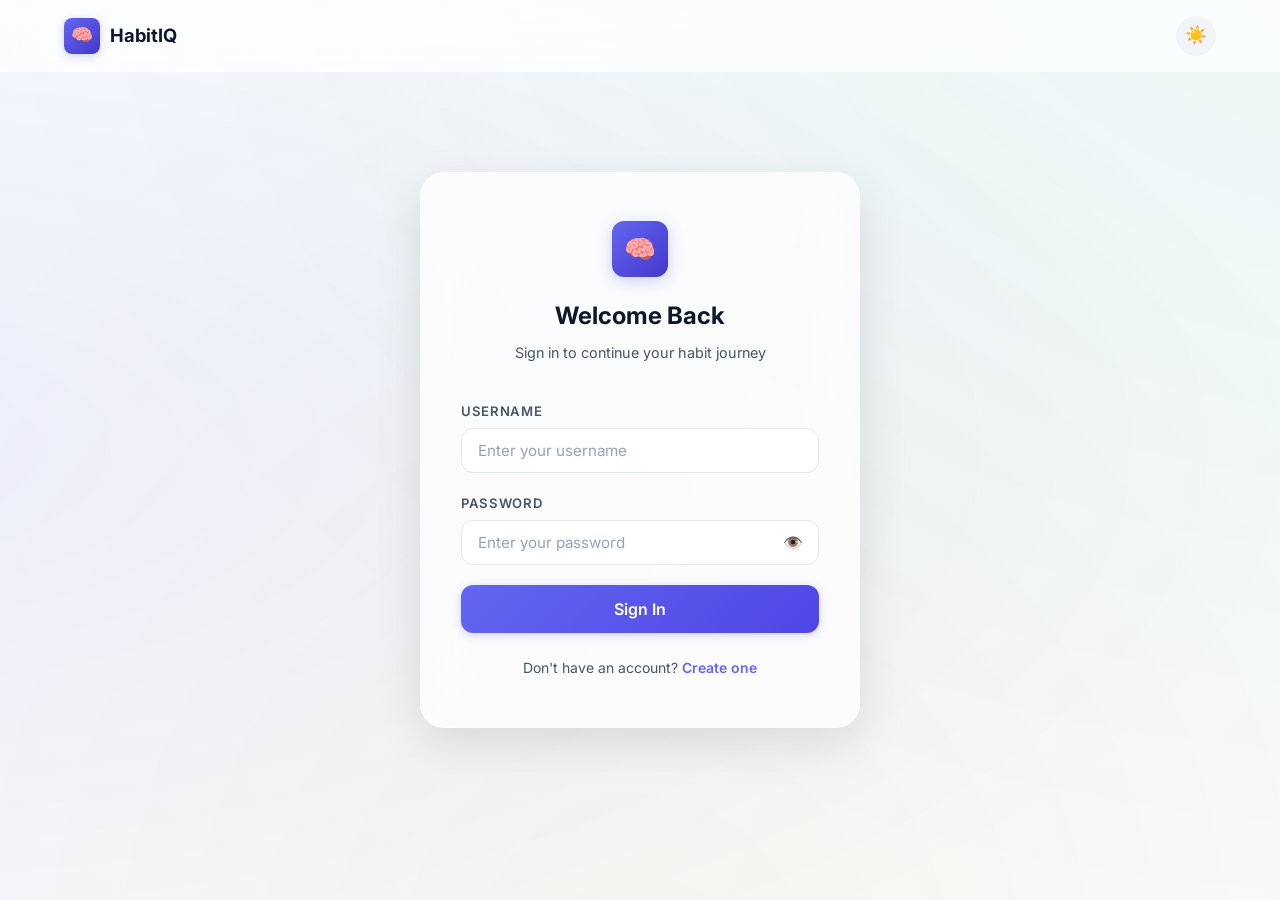
<file: dashboard.html>
<!DOCTYPE html>
<html lang="en">
<head>
  <meta charset="UTF-8">
  <meta name="viewport" content="width=device-width, initial-scale=1.0">
  <meta name="description" content="HabitIQ Dashboard — Log your daily habits, get your habit score, receive adaptive suggestions, and track your streaks.">
  <title>Dashboard — HabitIQ</title>
  <link rel="stylesheet" href="style.css">
  <link rel="icon" href="data:image/svg+xml,<svg xmlns='http://www.w3.org/2000/svg' viewBox='0 0 100 100'><text y='.9em' font-size='90'>🧠</text></svg>">
</head>
<body>

  <!-- Navigation -->
  <nav class="navbar">
    <div class="navbar-inner">
      <a href="dashboard.html" class="nav-brand">
        <div class="nav-brand-icon">🧠</div>
        <span>HabitIQ</span>
      </a>
      <ul class="nav-links">
        <li><a href="dashboard.html" class="active">Dashboard</a></li>
        <li><a href="analytics.html">Analytics</a></li>
        <li><a href="history.html">History</a></li>
        <li><a href="goals.html">Goals</a></li>
      </ul>
      <div class="nav-actions">
        <button class="theme-toggle" id="themeToggle" aria-label="Toggle theme">
          <span class="icon-sun">☀️</span>
          <span class="icon-moon">🌙</span>
        </button>
        <button class="btn-nav-logout" id="logoutBtn">Logout</button>
      </div>
    </div>
  </nav>

  <!-- Page Content -->
  <main class="page-container">

    <!-- Header -->
    <div class="page-header fade-in">
      <h1>Good day, <span id="greetUser">User</span> 👋</h1>
      <p>Log your habits and get real-time adaptive insights</p>
    </div>

    <!-- Stats Row -->
    <div class="stats-row">
      <div class="stat-card">
        <div class="stat-icon orange">🔥</div>
        <div class="stat-info">
          <h3><span id="streakCount">0</span> <span id="streakFire" class="streak-fire" style="display:none">🔥</span></h3>
          <p>Day Streak</p>
        </div>
      </div>
      <div class="stat-card">
        <div class="stat-icon purple">📊</div>
        <div class="stat-info">
          <h3 id="todayScore">--</h3>
          <p>Today's Score</p>
        </div>
      </div>
      <div class="stat-card">
        <div class="stat-icon green">📅</div>
        <div class="stat-info">
          <h3 id="totalEntries">0</h3>
          <p>Days Tracked</p>
        </div>
      </div>
      <div class="stat-card">
        <div class="stat-icon red">📈</div>
        <div class="stat-info">
          <h3 id="avgScore">--</h3>
          <p>Avg Score</p>
        </div>
      </div>
    </div>

    <!-- Dashboard Grid -->
    <div class="dashboard-grid">

      <!-- Habit Input Form -->
      <div class="card slide-up">
        <div class="card-header">
          <div class="card-icon purple">📝</div>
          <div>
            <div class="card-title">Log Today's Habits</div>
            <div class="card-subtitle">Fill in your daily metrics</div>
          </div>
        </div>

        <form id="habitForm">
          <div class="form-group">
            <label for="sleepHours">😴 Sleep Hours</label>
            <input type="number" id="sleepHours" class="form-input" placeholder="e.g. 7" min="0" max="24" step="0.5" required>
          </div>

          <div class="form-group">
            <label for="stressLevel">😰 Stress Level (1–10)</label>
            <input type="number" id="stressLevel" class="form-input" placeholder="e.g. 5" min="1" max="10" step="1" required>
          </div>

          <div class="form-group">
            <label for="screenTime">📱 Screen Time (hours)</label>
            <input type="number" id="screenTime" class="form-input" placeholder="e.g. 4" min="0" max="24" step="0.5" required>
          </div>

          <div class="form-group">
            <label for="exercise">🏃 Did You Exercise?</label>
            <select id="exercise" class="form-input" required>
              <option value="" disabled selected>Select an option</option>
              <option value="yes">Yes ✅</option>
              <option value="no">No ❌</option>
            </select>
          </div>

          <div class="form-group">
            <label for="workHours">💼 Work / Study Hours</label>
            <input type="number" id="workHours" class="form-input" placeholder="e.g. 6" min="0" max="24" step="0.5" required>
          </div>

          <div class="form-group">
            <label>😊 How's Your Mood?</label>
            <div class="mood-picker" id="moodPicker">
              <button type="button" class="mood-btn" data-mood="1" title="Awful">😫</button>
              <button type="button" class="mood-btn" data-mood="2" title="Bad">😔</button>
              <button type="button" class="mood-btn" data-mood="3" title="Meh">😐</button>
              <button type="button" class="mood-btn" data-mood="4" title="Good">😊</button>
              <button type="button" class="mood-btn" data-mood="5" title="Amazing">🤩</button>
            </div>
            <input type="hidden" id="moodScore" value="">
          </div>

          <div class="form-group">
            <label for="waterIntake">💧 Water Intake (glasses)</label>
            <div class="water-tracker" id="waterTracker">
              <button type="button" class="water-btn" id="waterMinus">−</button>
              <span class="water-count" id="waterCount">0</span>
              <button type="button" class="water-btn" id="waterPlus">+</button>
              <span class="water-label">/ 8 glasses</span>
            </div>
          </div>

          <button type="submit" class="btn btn-success btn-full btn-lg" id="submitHabits">
            ✨ Analyze My Habits
          </button>
        </form>
      </div>

      <!-- Results Section -->
      <div id="resultsSection" style="display: none;">

        <!-- Habit Score -->
        <div class="card" style="margin-bottom: 24px;">
          <div class="card-header">
            <div class="card-icon green">🎯</div>
            <div>
              <div class="card-title">Habit Score</div>
              <div class="card-subtitle">Your wellness performance today</div>
            </div>
          </div>

          <div class="score-ring-container">
            <div class="score-ring">
              <svg viewBox="0 0 160 160">
                <defs>
                  <linearGradient id="scoreGradient" x1="0%" y1="0%" x2="100%" y2="100%">
                    <stop id="gradStop1" offset="0%" stop-color="#6366f1"/>
                    <stop id="gradStop2" offset="100%" stop-color="#4f46e5"/>
                  </linearGradient>
                </defs>
                <circle class="ring-bg" cx="80" cy="80" r="70"/>
                <circle class="ring-fill" id="ringFill" cx="80" cy="80" r="70"/>
              </svg>
              <div class="score-value">
                <span class="number" id="scoreNumber">0%</span>
                <span class="label">Score</span>
              </div>
            </div>

            <div id="prediction" class="prediction-badge positive">
              ✅ Likely to Complete Goals
            </div>
          </div>
        </div>

        <!-- Suggestions -->
        <div class="card">
          <div class="card-header">
            <div class="card-icon orange">💡</div>
            <div>
              <div class="card-title">Adaptive Suggestions</div>
              <div class="card-subtitle">Personalized recommendations</div>
            </div>
          </div>
          <ul class="suggestions-list" id="suggestionsList"></ul>
        </div>

      </div>
    </div>

    <!-- Health Tips -->
    <div class="card slide-up" style="margin-top:24px;">
      <div class="card-header">
        <div class="card-icon green">🩺</div>
        <div>
          <div class="card-title">Daily Health Tips</div>
          <div class="card-subtitle">Science-backed tips for a healthier lifestyle</div>
        </div>
      </div>
      <div class="tips-carousel" id="healthTips"></div>
    </div>

    <!-- Mini Activity Heatmap -->
    <div class="card slide-up" style="margin-top:24px;">
      <div class="card-header">
        <div class="card-icon purple">📅</div>
        <div>
          <div class="card-title">Activity Heatmap</div>
          <div class="card-subtitle">Your habit consistency over the past 90 days</div>
        </div>
      </div>
      <div class="heatmap-wrapper">
        <div class="heatmap-grid" id="heatmapGrid"></div>
        <div class="heatmap-legend">
          <span class="heatmap-label">Less</span>
          <div class="heatmap-cell" style="background:var(--bg-tertiary)"></div>
          <div class="heatmap-cell" style="background:rgba(16,185,129,0.2)"></div>
          <div class="heatmap-cell" style="background:rgba(16,185,129,0.4)"></div>
          <div class="heatmap-cell" style="background:rgba(16,185,129,0.6)"></div>
          <div class="heatmap-cell" style="background:rgba(16,185,129,0.9)"></div>
          <span class="heatmap-label">More</span>
        </div>
      </div>
    </div>

  </main>

  <script src="sampleData.js"></script>
  <script src="app.js"></script>
  <script src="dashboard.js"></script>
</body>
</html>
</file>
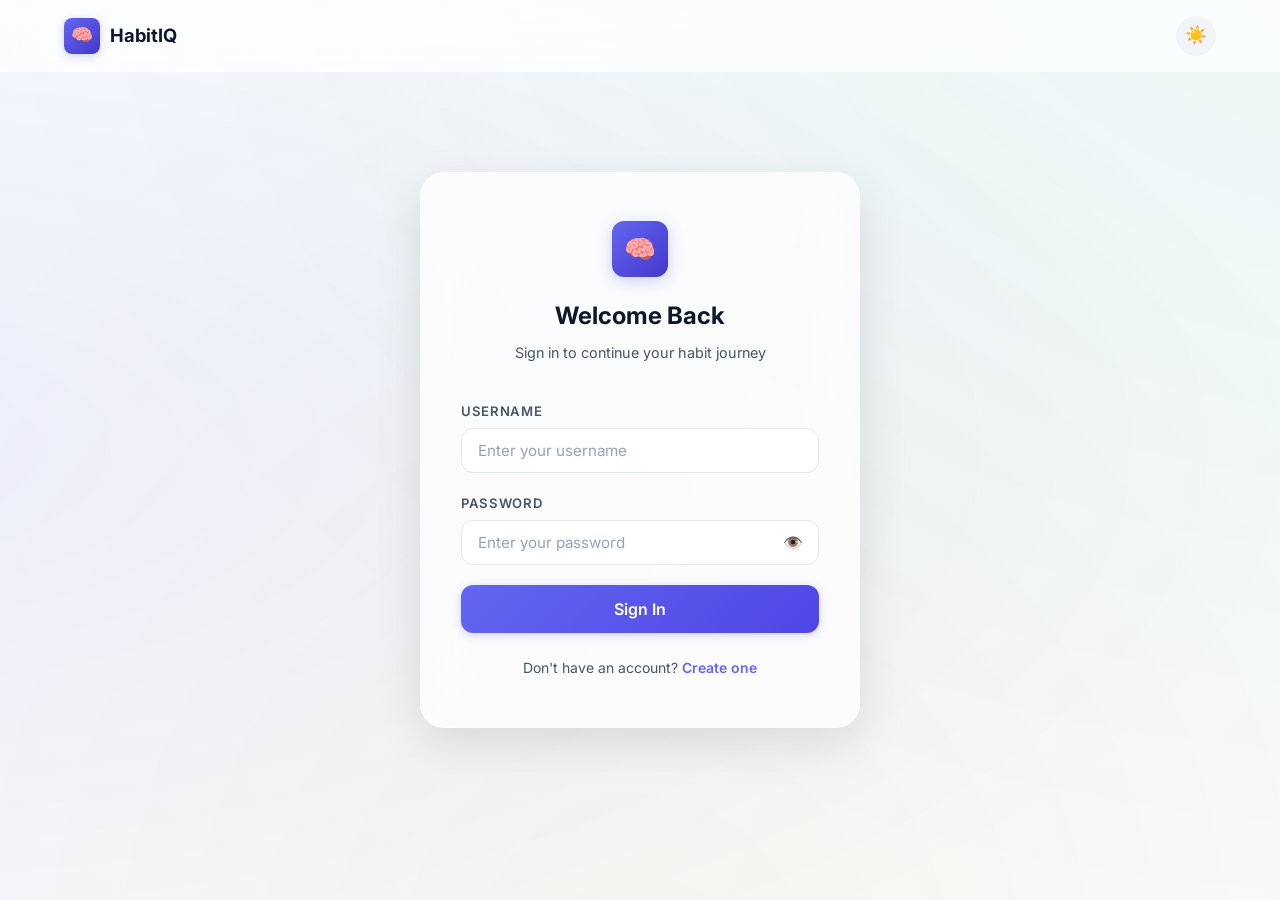
<file: goals.html>
<!DOCTYPE html>
<html lang="en">
<head>
  <meta charset="UTF-8">
  <meta name="viewport" content="width=device-width, initial-scale=1.0">
  <meta name="description" content="HabitIQ Goals — Set weekly targets, track achievements, and earn badges for your habit journey.">
  <title>Goals & Achievements — HabitIQ</title>
  <link rel="stylesheet" href="style.css">
  <link rel="icon" href="data:image/svg+xml,<svg xmlns='http://www.w3.org/2000/svg' viewBox='0 0 100 100'><text y='.9em' font-size='90'>🧠</text></svg>">
</head>
<body>

  <!-- Navigation -->
  <nav class="navbar">
    <div class="navbar-inner">
      <a href="dashboard.html" class="nav-brand">
        <div class="nav-brand-icon">🧠</div>
        <span>HabitIQ</span>
      </a>
      <ul class="nav-links">
        <li><a href="dashboard.html">Dashboard</a></li>
        <li><a href="analytics.html">Analytics</a></li>
        <li><a href="history.html">History</a></li>
        <li><a href="goals.html" class="active">Goals</a></li>
      </ul>
      <div class="nav-actions">
        <button class="theme-toggle" id="themeToggle" aria-label="Toggle theme">
          <span class="icon-sun">☀️</span>
          <span class="icon-moon">🌙</span>
        </button>
        <button class="btn-nav-logout" id="logoutBtn">Logout</button>
      </div>
    </div>
  </nav>

  <main class="page-container">

    <!-- Header -->
    <div class="page-header fade-in">
      <h1>Goals & Achievements 🎯</h1>
      <p>Set weekly targets and earn badges for your progress</p>
    </div>

    <!-- Motivational Quote -->
    <div class="card fade-in quote-card" style="margin-bottom:24px; text-align:center; padding:32px;">
      <div style="font-size:2rem; margin-bottom:8px;">💬</div>
      <blockquote id="dailyQuote" style="font-size:1.1rem; font-style:italic; color:var(--text-secondary); line-height:1.6;">
        "The secret of getting ahead is getting started."
      </blockquote>
      <cite id="quoteAuthor" style="font-size:0.82rem; color:var(--text-muted); display:block; margin-top:8px;">— Mark Twain</cite>
    </div>

    <!-- Weekly Goals Section -->
    <div class="dashboard-grid">

      <!-- Set Goals -->
      <div class="card slide-up">
        <div class="card-header">
          <div class="card-icon green">🎯</div>
          <div>
            <div class="card-title">Weekly Goals</div>
            <div class="card-subtitle">Set your targets for this week</div>
          </div>
        </div>
        <form id="goalsForm">
          <div class="form-group">
            <label>🛏️ Target Sleep Hours (per day)</label>
            <input type="number" id="goalSleep" class="form-input" min="4" max="12" step="0.5" value="7.5">
          </div>
          <div class="form-group">
            <label>😰 Max Stress Level</label>
            <input type="number" id="goalStress" class="form-input" min="1" max="10" value="4">
          </div>
          <div class="form-group">
            <label>📱 Max Screen Time (hours/day)</label>
            <input type="number" id="goalScreen" class="form-input" min="0" max="24" step="0.5" value="3">
          </div>
          <div class="form-group">
            <label>🏃 Exercise Days per Week</label>
            <input type="number" id="goalExercise" class="form-input" min="0" max="7" value="5">
          </div>
          <div class="form-group">
            <label>💼 Target Work/Study Hours</label>
            <input type="number" id="goalWork" class="form-input" min="0" max="16" step="0.5" value="7">
          </div>
          <div class="form-group">
            <label>🎯 Target Habit Score (%)</label>
            <input type="number" id="goalScore" class="form-input" min="10" max="100" step="5" value="75">
          </div>
          <button type="submit" class="btn btn-success btn-full btn-lg">💾 Save Goals</button>
        </form>
      </div>

      <!-- Goal Progress -->
      <div>
        <div class="card slide-up" style="margin-bottom:24px;">
          <div class="card-header">
            <div class="card-icon orange">📊</div>
            <div>
              <div class="card-title">This Week's Progress</div>
              <div class="card-subtitle">How you're doing against your targets</div>
            </div>
          </div>
          <div id="goalProgressList" class="goal-progress-list"></div>
        </div>

        <!-- Weekly Overview -->
        <div class="card slide-up">
          <div class="card-header">
            <div class="card-icon purple">📅</div>
            <div>
              <div class="card-title">Weekly Overview</div>
              <div class="card-subtitle">Completion status by day</div>
            </div>
          </div>
          <div id="weeklyOverview" class="weekly-overview"></div>
        </div>
      </div>
    </div>

    <!-- Achievements Section -->
    <div style="margin-top:32px;">
      <div class="page-header fade-in">
        <h1>🏆 Achievements & Badges</h1>
        <p>Unlock badges by maintaining healthy habits</p>
      </div>
      <div class="badge-grid" id="badgeGrid"></div>
    </div>

  </main>

  <script src="sampleData.js"></script>
  <script src="app.js"></script>
  <script src="goals.js"></script>
</body>
</html>
</file>
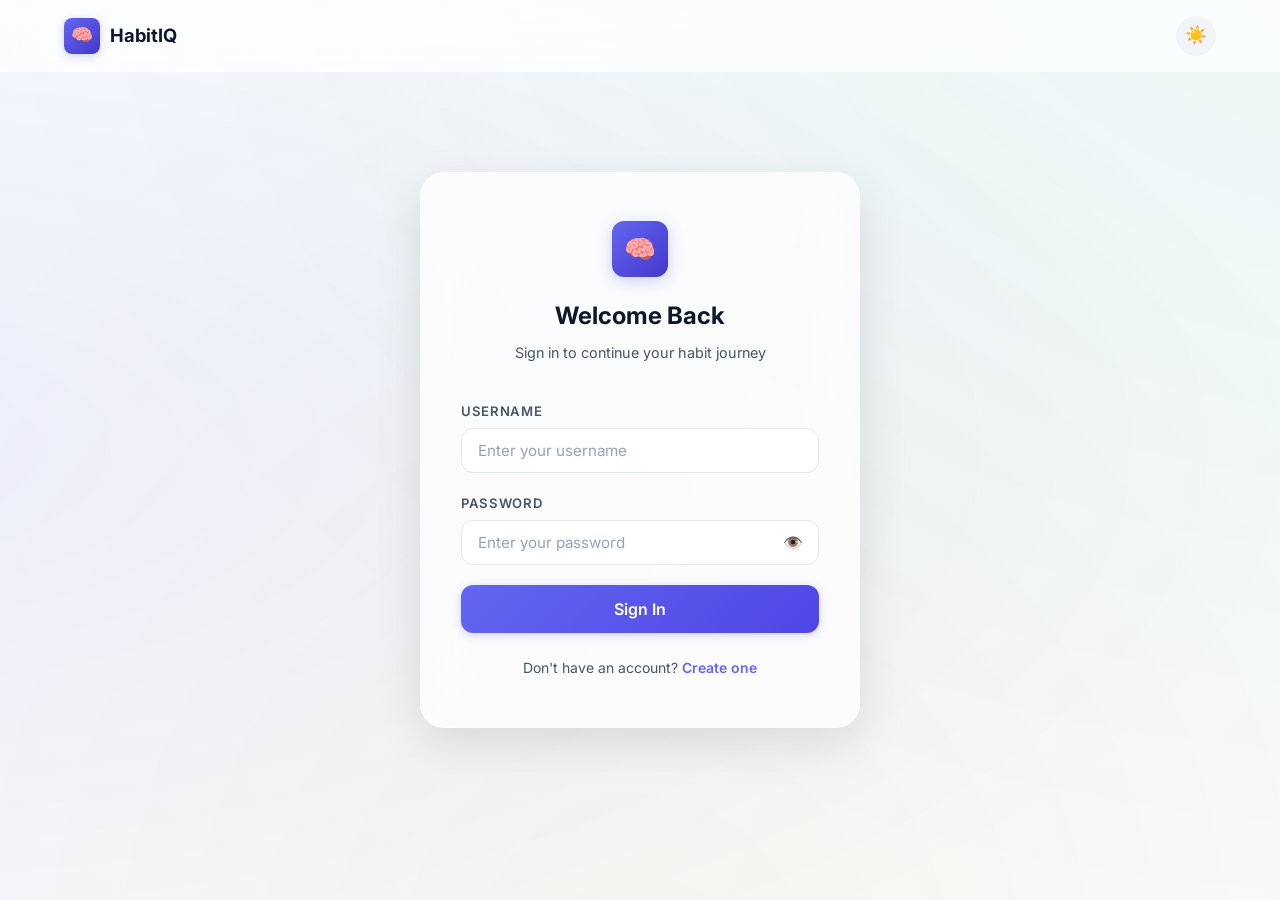
<file: history.html>
<!DOCTYPE html>
<html lang="en">
<head>
  <meta charset="UTF-8">
  <meta name="viewport" content="width=device-width, initial-scale=1.0">
  <meta name="description" content="HabitIQ History — View, search, and export your complete habit tracking history.">
  <title>History — HabitIQ</title>
  <link rel="stylesheet" href="style.css">
  <link rel="icon" href="data:image/svg+xml,<svg xmlns='http://www.w3.org/2000/svg' viewBox='0 0 100 100'><text y='.9em' font-size='90'>🧠</text></svg>">
</head>
<body>

  <!-- Navigation -->
  <nav class="navbar">
    <div class="navbar-inner">
      <a href="dashboard.html" class="nav-brand">
        <div class="nav-brand-icon">🧠</div>
        <span>HabitIQ</span>
      </a>
      <ul class="nav-links">
        <li><a href="dashboard.html">Dashboard</a></li>
        <li><a href="analytics.html">Analytics</a></li>
        <li><a href="history.html" class="active">History</a></li>
        <li><a href="goals.html">Goals</a></li>
      </ul>
      <div class="nav-actions">
        <button class="theme-toggle" id="themeToggle" aria-label="Toggle theme">
          <span class="icon-sun">☀️</span>
          <span class="icon-moon">🌙</span>
        </button>
        <button class="btn-nav-logout" id="logoutBtn">Logout</button>
      </div>
    </div>
  </nav>

  <main class="page-container">
    <div class="page-header fade-in">
      <h1>Habit History 📋</h1>
      <p>View, search, and manage all your logged habits</p>
    </div>

    <!-- Controls Bar -->
    <div class="card fade-in" style="margin-bottom: 24px;">
      <div class="history-controls">
        <div class="search-box">
          <input type="text" id="searchInput" class="form-input" placeholder="🔍 Search by date...">
        </div>
        <div class="control-buttons">
          <select id="sortOrder" class="form-input" style="max-width:180px;">
            <option value="newest">Newest First</option>
            <option value="oldest">Oldest First</option>
            <option value="highest">Highest Score</option>
            <option value="lowest">Lowest Score</option>
          </select>
        </div>
      </div>
    </div>

    <!-- Stats Summary -->
    <div class="stats-row fade-in">
      <div class="stat-card">
        <div class="stat-icon purple">📅</div>
        <div class="stat-info">
          <h3 id="histTotal">0</h3>
          <p>Total Entries</p>
        </div>
      </div>
      <div class="stat-card">
        <div class="stat-icon green">📈</div>
        <div class="stat-info">
          <h3 id="histAvg">--</h3>
          <p>Average Score</p>
        </div>
      </div>
      <div class="stat-card">
        <div class="stat-icon orange">🏆</div>
        <div class="stat-info">
          <h3 id="histBest">--</h3>
          <p>Best Score</p>
        </div>
      </div>
      <div class="stat-card">
        <div class="stat-icon red">🔥</div>
        <div class="stat-info">
          <h3 id="histStreak">0</h3>
          <p>Current Streak</p>
        </div>
      </div>
    </div>

    <!-- History Table -->
    <div class="card slide-up">
      <div class="card-header">
        <div class="card-icon purple">📊</div>
        <div>
          <div class="card-title">All Habit Entries</div>
          <div class="card-subtitle" id="showingCount">Showing 0 entries</div>
        </div>
      </div>
      <div class="table-wrapper">
        <table class="data-table" id="historyTable">
          <thead>
            <tr>
              <th>Date</th>
              <th>Sleep</th>
              <th>Stress</th>
              <th>Screen</th>
              <th>Exercise</th>
              <th>Work</th>
              <th>Mood</th>
              <th>Water</th>
              <th>Score</th>
              <th>Status</th>
              <th>Actions</th>
            </tr>
          </thead>
          <tbody id="historyBody"></tbody>
        </table>
      </div>
      <div id="emptyHistory" class="empty-state" style="display:none;">
        <div class="empty-state-icon">📭</div>
        <h3>No Entries Yet</h3>
        <p>Start logging habits on the Dashboard to build your history.</p>
        <br>
        <a href="dashboard.html" class="btn btn-primary">Go to Dashboard</a>
      </div>
    </div>
  </main>

  <!-- Delete Confirmation Modal -->
  <div class="modal-overlay" id="deleteModal" style="display:none;">
    <div class="modal-card">
      <div class="modal-icon">⚠️</div>
      <h3>Delete Entry?</h3>
      <p>Are you sure you want to delete the entry for <strong id="deleteDate"></strong>?</p>
      <div class="modal-actions">
        <button class="btn btn-primary" id="cancelDelete">Cancel</button>
        <button class="btn" style="background:var(--danger-400);color:#fff;" id="confirmDelete">Delete</button>
      </div>
    </div>
  </div>

  <script src="sampleData.js"></script>
  <script src="app.js"></script>
  <script src="history.js"></script>
</body>
</html>
</file>
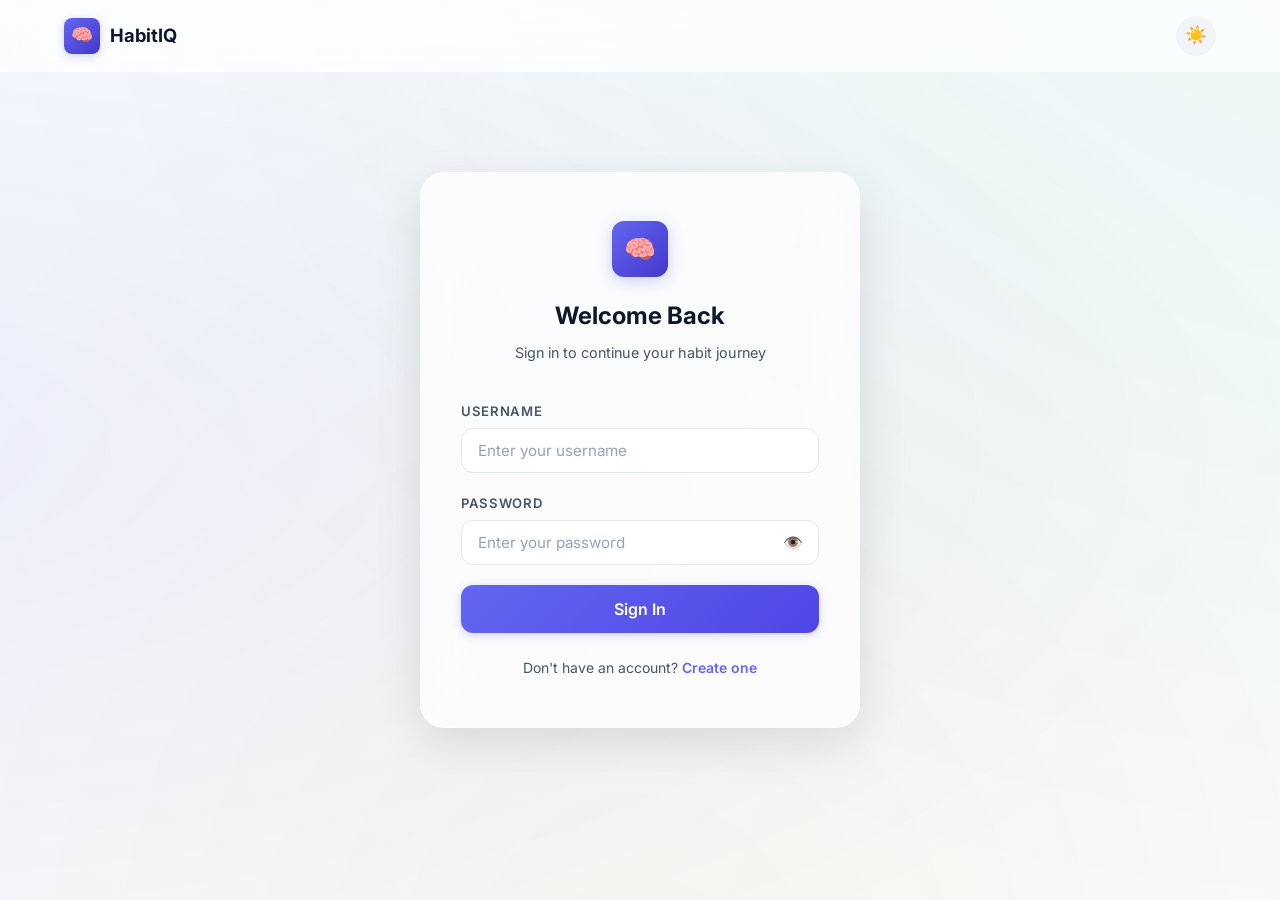
<file: login.html>
<!DOCTYPE html>
<html lang="en">
<head>
  <meta charset="UTF-8">
  <meta name="viewport" content="width=device-width, initial-scale=1.0">
  <meta name="description" content="Sign in to HabitIQ and access your personalized habit tracking dashboard with adaptive insights.">
  <title>Login — HabitIQ</title>
  <link rel="stylesheet" href="style.css">
  <link rel="icon" href="data:image/svg+xml,<svg xmlns='http://www.w3.org/2000/svg' viewBox='0 0 100 100'><text y='.9em' font-size='90'>🧠</text></svg>">
</head>
<body>

  <!-- Minimal Nav -->
  <nav class="navbar">
    <div class="navbar-inner">
      <a href="login.html" class="nav-brand">
        <div class="nav-brand-icon">🧠</div>
        <span>HabitIQ</span>
      </a>
      <div class="nav-actions">
        <button class="theme-toggle" id="themeToggle" aria-label="Toggle theme">
          <span class="icon-sun">☀️</span>
          <span class="icon-moon">🌙</span>
        </button>
      </div>
    </div>
  </nav>

  <!-- Login Card -->
  <div class="auth-wrapper">
    <div class="auth-card">
      <div class="auth-header">
        <div class="auth-logo">🧠</div>
        <h1>Welcome Back</h1>
        <p>Sign in to continue your habit journey</p>
      </div>

      <div id="loginMsg" class="message"></div>

      <form id="loginForm" autocomplete="off">
        <div class="form-group">
          <label for="loginUsername">Username</label>
          <input 
            type="text" 
            id="loginUsername" 
            class="form-input" 
            placeholder="Enter your username"
            required
            autocomplete="username"
          >
        </div>

        <div class="form-group">
          <label for="loginPassword">Password</label>
          <div class="password-wrapper">
            <input 
              type="password" 
              id="loginPassword" 
              class="form-input" 
              placeholder="Enter your password"
              required
              autocomplete="current-password"
            >
            <button type="button" class="password-toggle" aria-label="Toggle password visibility">👁️</button>
          </div>
        </div>

        <button type="submit" class="btn btn-primary btn-full btn-lg" id="loginBtn">
          Sign In
        </button>
      </form>

      <div class="auth-footer">
        Don't have an account? <a href="register.html">Create one</a>
      </div>
    </div>
  </div>

  <script src="sampleData.js"></script>
  <script src="app.js"></script>
  <script src="auth.js"></script>
</body>
</html>
</file>
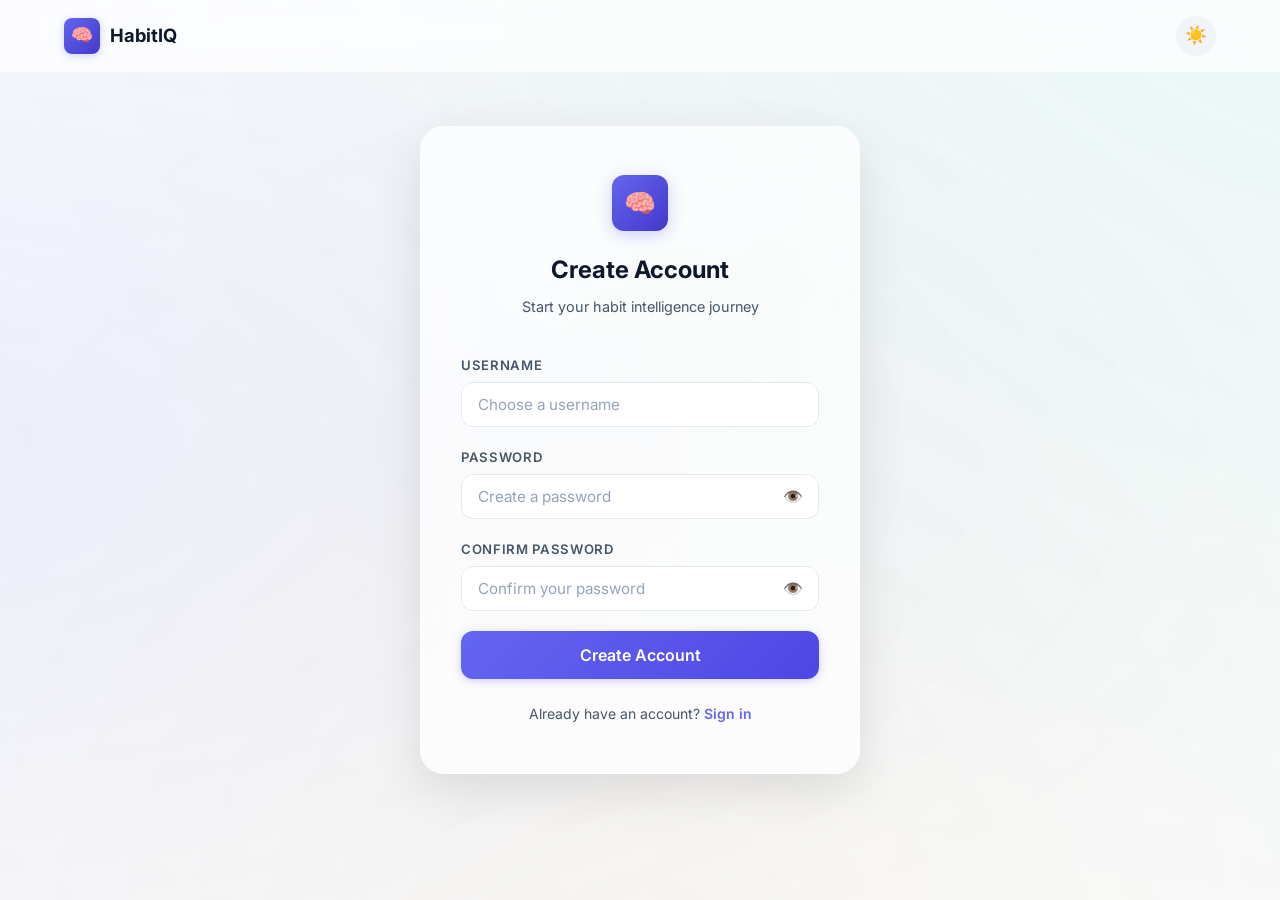
<file: register.html>
<!DOCTYPE html>
<html lang="en">
<head>
  <meta charset="UTF-8">
  <meta name="viewport" content="width=device-width, initial-scale=1.0">
  <meta name="description" content="Create your HabitIQ account to start tracking and optimizing your daily habits with AI-powered insights.">
  <title>Register — HabitIQ</title>
  <link rel="stylesheet" href="style.css">
  <link rel="icon" href="data:image/svg+xml,<svg xmlns='http://www.w3.org/2000/svg' viewBox='0 0 100 100'><text y='.9em' font-size='90'>🧠</text></svg>">
</head>
<body>

  <!-- Minimal Nav -->
  <nav class="navbar">
    <div class="navbar-inner">
      <a href="register.html" class="nav-brand">
        <div class="nav-brand-icon">🧠</div>
        <span>HabitIQ</span>
      </a>
      <div class="nav-actions">
        <button class="theme-toggle" id="themeToggle" aria-label="Toggle theme">
          <span class="icon-sun">☀️</span>
          <span class="icon-moon">🌙</span>
        </button>
      </div>
    </div>
  </nav>

  <!-- Register Card -->
  <div class="auth-wrapper">
    <div class="auth-card">
      <div class="auth-header">
        <div class="auth-logo">🧠</div>
        <h1>Create Account</h1>
        <p>Start your habit intelligence journey</p>
      </div>

      <div id="registerMsg" class="message"></div>

      <form id="registerForm" autocomplete="off">
        <div class="form-group">
          <label for="regUsername">Username</label>
          <input 
            type="text" 
            id="regUsername" 
            class="form-input" 
            placeholder="Choose a username"
            required
            minlength="3"
            autocomplete="username"
          >
        </div>

        <div class="form-group">
          <label for="regPassword">Password</label>
          <div class="password-wrapper">
            <input 
              type="password" 
              id="regPassword" 
              class="form-input" 
              placeholder="Create a password"
              required
              minlength="4"
              autocomplete="new-password"
            >
            <button type="button" class="password-toggle" aria-label="Toggle password visibility">👁️</button>
          </div>
        </div>

        <div class="form-group">
          <label for="regConfirmPassword">Confirm Password</label>
          <div class="password-wrapper">
            <input 
              type="password" 
              id="regConfirmPassword" 
              class="form-input" 
              placeholder="Confirm your password"
              required
              minlength="4"
              autocomplete="new-password"
            >
            <button type="button" class="password-toggle" aria-label="Toggle password visibility">👁️</button>
          </div>
        </div>

        <button type="submit" class="btn btn-primary btn-full btn-lg" id="registerBtn">
          Create Account
        </button>
      </form>

      <div class="auth-footer">
        Already have an account? <a href="login.html">Sign in</a>
      </div>
    </div>
  </div>

  <script src="sampleData.js"></script>
  <script src="app.js"></script>
  <script src="auth.js"></script>
</body>
</html>
</file>
<file: style.css>
/* ============================================
   Real-Time Adaptive Habit Intelligence System
   Premium Design System
   ============================================ */

@import url('https://fonts.googleapis.com/css2?family=Inter:wght@300;400;500;600;700;800&family=JetBrains+Mono:wght@400;500&display=swap');

/* ── Design Tokens ── */
:root {
  /* Primary palette */
  --primary-50: #eef2ff;
  --primary-100: #e0e7ff;
  --primary-200: #c7d2fe;
  --primary-300: #a5b4fc;
  --primary-400: #818cf8;
  --primary-500: #6366f1;
  --primary-600: #4f46e5;
  --primary-700: #4338ca;
  --primary-800: #3730a3;
  --primary-900: #312e81;

  /* Accent */
  --accent-400: #34d399;
  --accent-500: #10b981;
  --accent-600: #059669;

  /* Warning */
  --warning-400: #fbbf24;
  --warning-500: #f59e0b;

  /* Danger */
  --danger-400: #f87171;
  --danger-500: #ef4444;

  /* Neutral (Light Mode) */
  --bg-primary: #f8fafc;
  --bg-secondary: #ffffff;
  --bg-tertiary: #f1f5f9;
  --bg-glass: rgba(255, 255, 255, 0.72);
  --bg-glass-border: rgba(255, 255, 255, 0.3);
  --text-primary: #0f172a;
  --text-secondary: #475569;
  --text-muted: #94a3b8;
  --border-color: #e2e8f0;
  --shadow-sm: 0 1px 2px rgba(0, 0, 0, 0.04);
  --shadow-md: 0 4px 16px rgba(0, 0, 0, 0.06);
  --shadow-lg: 0 8px 32px rgba(0, 0, 0, 0.08);
  --shadow-xl: 0 16px 48px rgba(0, 0, 0, 0.1);
  --shadow-glow: 0 0 40px rgba(99, 102, 241, 0.15);

  /* Layout */
  --radius-sm: 8px;
  --radius-md: 12px;
  --radius-lg: 16px;
  --radius-xl: 24px;
  --radius-full: 9999px;
  --nav-height: 72px;
  --max-width: 1200px;
  --transition-fast: 0.15s ease;
  --transition-normal: 0.3s cubic-bezier(0.4, 0, 0.2, 1);
  --transition-spring: 0.5s cubic-bezier(0.34, 1.56, 0.64, 1);
}

/* ── Dark Mode ── */
[data-theme="dark"] {
  --bg-primary: #0b0f1a;
  --bg-secondary: #111827;
  --bg-tertiary: #1e293b;
  --bg-glass: rgba(17, 24, 39, 0.78);
  --bg-glass-border: rgba(255, 255, 255, 0.06);
  --text-primary: #f1f5f9;
  --text-secondary: #94a3b8;
  --text-muted: #64748b;
  --border-color: #1e293b;
  --shadow-sm: 0 1px 2px rgba(0, 0, 0, 0.3);
  --shadow-md: 0 4px 16px rgba(0, 0, 0, 0.4);
  --shadow-lg: 0 8px 32px rgba(0, 0, 0, 0.5);
  --shadow-xl: 0 16px 48px rgba(0, 0, 0, 0.6);
  --shadow-glow: 0 0 60px rgba(99, 102, 241, 0.2);
}

/* ── Reset & Base ── */
*, *::before, *::after {
  margin: 0;
  padding: 0;
  box-sizing: border-box;
}

html {
  scroll-behavior: smooth;
}

body {
  font-family: 'Inter', -apple-system, BlinkMacSystemFont, sans-serif;
  background: var(--bg-primary);
  color: var(--text-primary);
  line-height: 1.6;
  min-height: 100vh;
  overflow-x: hidden;
  transition: background var(--transition-normal), color var(--transition-normal);
}

/* Animated background gradient mesh */
body::before {
  content: '';
  position: fixed;
  top: -50%;
  left: -50%;
  width: 200%;
  height: 200%;
  background: 
    radial-gradient(ellipse at 20% 50%, rgba(99, 102, 241, 0.08) 0%, transparent 50%),
    radial-gradient(ellipse at 80% 20%, rgba(16, 185, 129, 0.06) 0%, transparent 50%),
    radial-gradient(ellipse at 50% 80%, rgba(245, 158, 11, 0.05) 0%, transparent 50%);
  z-index: -1;
  animation: meshFloat 20s ease-in-out infinite;
}

[data-theme="dark"] body::before {
  background: 
    radial-gradient(ellipse at 20% 50%, rgba(99, 102, 241, 0.12) 0%, transparent 50%),
    radial-gradient(ellipse at 80% 20%, rgba(16, 185, 129, 0.08) 0%, transparent 50%),
    radial-gradient(ellipse at 50% 80%, rgba(245, 158, 11, 0.06) 0%, transparent 50%);
}

@keyframes meshFloat {
  0%, 100% { transform: translate(0, 0) rotate(0deg); }
  33% { transform: translate(2%, -1%) rotate(1deg); }
  66% { transform: translate(-1%, 2%) rotate(-1deg); }
}

a { text-decoration: none; color: inherit; }

/* ── Navigation ── */
.navbar {
  position: fixed;
  top: 0;
  left: 0;
  right: 0;
  height: var(--nav-height);
  background: var(--bg-glass);
  backdrop-filter: blur(20px);
  -webkit-backdrop-filter: blur(20px);
  border-bottom: 1px solid var(--bg-glass-border);
  z-index: 1000;
  display: flex;
  align-items: center;
  justify-content: center;
  transition: background var(--transition-normal);
}

.navbar-inner {
  width: 100%;
  max-width: var(--max-width);
  padding: 0 24px;
  display: flex;
  align-items: center;
  justify-content: space-between;
}

.nav-brand {
  display: flex;
  align-items: center;
  gap: 10px;
  font-weight: 700;
  font-size: 1.15rem;
  color: var(--text-primary);
}

.nav-brand-icon {
  width: 36px;
  height: 36px;
  background: linear-gradient(135deg, var(--primary-500), var(--primary-700));
  border-radius: var(--radius-sm);
  display: flex;
  align-items: center;
  justify-content: center;
  font-size: 1.1rem;
  color: #fff;
  box-shadow: 0 2px 8px rgba(99, 102, 241, 0.3);
}

.nav-links {
  display: flex;
  align-items: center;
  gap: 4px;
  list-style: none;
}

.nav-links a {
  padding: 8px 16px;
  border-radius: var(--radius-full);
  font-size: 0.875rem;
  font-weight: 500;
  color: var(--text-secondary);
  transition: all var(--transition-normal);
  position: relative;
}

.nav-links a:hover,
.nav-links a.active {
  color: var(--primary-500);
  background: var(--primary-50);
}

[data-theme="dark"] .nav-links a:hover,
[data-theme="dark"] .nav-links a.active {
  background: rgba(99, 102, 241, 0.12);
}

.nav-actions {
  display: flex;
  align-items: center;
  gap: 8px;
}

/* Dark Mode Toggle */
.theme-toggle {
  width: 40px;
  height: 40px;
  border: none;
  background: var(--bg-tertiary);
  border-radius: var(--radius-full);
  cursor: pointer;
  display: flex;
  align-items: center;
  justify-content: center;
  font-size: 1.1rem;
  color: var(--text-secondary);
  transition: all var(--transition-normal);
  position: relative;
  overflow: hidden;
}

.theme-toggle:hover {
  background: var(--primary-100);
  color: var(--primary-600);
  transform: rotate(30deg);
}

[data-theme="dark"] .theme-toggle:hover {
  background: rgba(99, 102, 241, 0.15);
  color: var(--primary-400);
}

.theme-toggle .icon-sun,
.theme-toggle .icon-moon {
  position: absolute;
  transition: all var(--transition-spring);
}

.theme-toggle .icon-sun {
  opacity: 1;
  transform: scale(1) rotate(0);
}

.theme-toggle .icon-moon {
  opacity: 0;
  transform: scale(0.5) rotate(180deg);
}

[data-theme="dark"] .theme-toggle .icon-sun {
  opacity: 0;
  transform: scale(0.5) rotate(-180deg);
}

[data-theme="dark"] .theme-toggle .icon-moon {
  opacity: 1;
  transform: scale(1) rotate(0);
}

/* Logout button in nav */
.btn-nav-logout {
  padding: 8px 18px;
  border: none;
  background: var(--danger-400);
  color: #fff;
  font-size: 0.8rem;
  font-weight: 600;
  border-radius: var(--radius-full);
  cursor: pointer;
  transition: all var(--transition-normal);
  font-family: inherit;
}

.btn-nav-logout:hover {
  background: var(--danger-500);
  transform: translateY(-1px);
  box-shadow: 0 4px 12px rgba(239, 68, 68, 0.3);
}

/* ── Page Container ── */
.page-container {
  max-width: var(--max-width);
  margin: 0 auto;
  padding: calc(var(--nav-height) + 32px) 24px 48px;
  min-height: 100vh;
}

/* ── Auth Pages ── */
.auth-wrapper {
  display: flex;
  align-items: center;
  justify-content: center;
  min-height: 100vh;
  padding: 24px;
}

.auth-card {
  width: 100%;
  max-width: 440px;
  background: var(--bg-glass);
  backdrop-filter: blur(24px);
  -webkit-backdrop-filter: blur(24px);
  border: 1px solid var(--bg-glass-border);
  border-radius: var(--radius-xl);
  padding: 48px 40px;
  box-shadow: var(--shadow-xl);
  animation: cardEnter 0.6s var(--transition-spring) backwards;
}

@keyframes cardEnter {
  from {
    opacity: 0;
    transform: translateY(24px) scale(0.96);
  }
}

.auth-header {
  text-align: center;
  margin-bottom: 36px;
}

.auth-logo {
  width: 56px;
  height: 56px;
  background: linear-gradient(135deg, var(--primary-500), var(--primary-700));
  border-radius: var(--radius-md);
  display: flex;
  align-items: center;
  justify-content: center;
  font-size: 1.6rem;
  color: #fff;
  margin: 0 auto 20px;
  box-shadow: 0 4px 16px rgba(99, 102, 241, 0.3);
}

.auth-header h1 {
  font-size: 1.5rem;
  font-weight: 700;
  margin-bottom: 6px;
}

.auth-header p {
  color: var(--text-secondary);
  font-size: 0.9rem;
}

/* ── Form Elements ── */
.form-group {
  margin-bottom: 20px;
}

.form-group label {
  display: block;
  font-size: 0.82rem;
  font-weight: 600;
  color: var(--text-secondary);
  margin-bottom: 6px;
  text-transform: uppercase;
  letter-spacing: 0.05em;
}

.form-input {
  width: 100%;
  padding: 12px 16px;
  border: 1.5px solid var(--border-color);
  border-radius: var(--radius-md);
  background: var(--bg-secondary);
  color: var(--text-primary);
  font-size: 0.95rem;
  font-family: inherit;
  transition: all var(--transition-normal);
  outline: none;
}

.form-input:focus {
  border-color: var(--primary-400);
  box-shadow: 0 0 0 3px rgba(99, 102, 241, 0.12);
}

.form-input::placeholder {
  color: var(--text-muted);
}

select.form-input {
  cursor: pointer;
  appearance: none;
  background-image: url("data:image/svg+xml,%3Csvg xmlns='http://www.w3.org/2000/svg' width='16' height='16' fill='%2394a3b8' viewBox='0 0 16 16'%3E%3Cpath d='M8 11L3 6h10l-5 5z'/%3E%3C/svg%3E");
  background-repeat: no-repeat;
  background-position: right 12px center;
  padding-right: 36px;
}

/* ── Buttons ── */
.btn {
  display: inline-flex;
  align-items: center;
  justify-content: center;
  gap: 8px;
  padding: 12px 24px;
  border: none;
  border-radius: var(--radius-md);
  font-size: 0.95rem;
  font-weight: 600;
  font-family: inherit;
  cursor: pointer;
  transition: all var(--transition-normal);
  position: relative;
  overflow: hidden;
}

.btn::after {
  content: '';
  position: absolute;
  inset: 0;
  background: linear-gradient(rgba(255,255,255,0.1), transparent);
  opacity: 0;
  transition: opacity var(--transition-fast);
}

.btn:hover::after {
  opacity: 1;
}

.btn-primary {
  background: linear-gradient(135deg, var(--primary-500), var(--primary-600));
  color: #fff;
  box-shadow: 0 2px 8px rgba(99, 102, 241, 0.3);
}

.btn-primary:hover {
  transform: translateY(-2px);
  box-shadow: 0 6px 20px rgba(99, 102, 241, 0.4);
}

.btn-primary:active {
  transform: translateY(0);
}

.btn-full {
  width: 100%;
}

.btn-lg {
  padding: 14px 32px;
  font-size: 1rem;
}

.btn-success {
  background: linear-gradient(135deg, var(--accent-500), var(--accent-600));
  color: #fff;
  box-shadow: 0 2px 8px rgba(16, 185, 129, 0.3);
}

.btn-success:hover {
  transform: translateY(-2px);
  box-shadow: 0 6px 20px rgba(16, 185, 129, 0.4);
}

/* ── Auth Footer ── */
.auth-footer {
  text-align: center;
  margin-top: 24px;
  font-size: 0.875rem;
  color: var(--text-secondary);
}

.auth-footer a {
  color: var(--primary-500);
  font-weight: 600;
  transition: color var(--transition-fast);
}

.auth-footer a:hover {
  color: var(--primary-600);
}

/* ── Error / Success Messages ── */
.message {
  padding: 12px 16px;
  border-radius: var(--radius-md);
  font-size: 0.85rem;
  font-weight: 500;
  margin-bottom: 16px;
  animation: messageIn 0.3s ease backwards;
  display: none;
}

.message.show {
  display: block;
}

@keyframes messageIn {
  from { opacity: 0; transform: translateY(-8px); }
}

.message-error {
  background: rgba(239, 68, 68, 0.1);
  color: var(--danger-500);
  border: 1px solid rgba(239, 68, 68, 0.2);
}

.message-success {
  background: rgba(16, 185, 129, 0.1);
  color: var(--accent-600);
  border: 1px solid rgba(16, 185, 129, 0.2);
}

/* ── Page Header ── */
.page-header {
  margin-bottom: 32px;
}

.page-header h1 {
  font-size: 1.75rem;
  font-weight: 800;
  margin-bottom: 4px;
  background: linear-gradient(135deg, var(--text-primary) 0%, var(--primary-500) 100%);
  -webkit-background-clip: text;
  -webkit-text-fill-color: transparent;
  background-clip: text;
}

.page-header p {
  color: var(--text-secondary);
  font-size: 0.95rem;
}

/* ── Cards ── */
.card {
  background: var(--bg-glass);
  backdrop-filter: blur(16px);
  -webkit-backdrop-filter: blur(16px);
  border: 1px solid var(--bg-glass-border);
  border-radius: var(--radius-lg);
  padding: 28px;
  box-shadow: var(--shadow-md);
  transition: all var(--transition-normal);
}

.card:hover {
  box-shadow: var(--shadow-lg);
}

.card-header {
  display: flex;
  align-items: center;
  gap: 12px;
  margin-bottom: 20px;
}

.card-icon {
  width: 40px;
  height: 40px;
  border-radius: var(--radius-sm);
  display: flex;
  align-items: center;
  justify-content: center;
  font-size: 1.1rem;
  flex-shrink: 0;
}

.card-icon.purple { background: rgba(99, 102, 241, 0.12); color: var(--primary-500); }
.card-icon.green { background: rgba(16, 185, 129, 0.12); color: var(--accent-500); }
.card-icon.orange { background: rgba(245, 158, 11, 0.12); color: var(--warning-500); }
.card-icon.red { background: rgba(239, 68, 68, 0.12); color: var(--danger-400); }

.card-title {
  font-size: 1rem;
  font-weight: 700;
}

.card-subtitle {
  font-size: 0.78rem;
  color: var(--text-muted);
  margin-top: 1px;
}

/* ── Dashboard Grid ── */
.dashboard-grid {
  display: grid;
  grid-template-columns: repeat(auto-fit, minmax(320px, 1fr));
  gap: 24px;
  margin-bottom: 24px;
}

.dashboard-grid-full {
  grid-column: 1 / -1;
}

/* ── Stat Cards Row ── */
.stats-row {
  display: grid;
  grid-template-columns: repeat(auto-fit, minmax(200px, 1fr));
  gap: 16px;
  margin-bottom: 24px;
}

.stat-card {
  background: var(--bg-glass);
  backdrop-filter: blur(16px);
  border: 1px solid var(--bg-glass-border);
  border-radius: var(--radius-lg);
  padding: 24px;
  box-shadow: var(--shadow-md);
  display: flex;
  align-items: flex-start;
  gap: 16px;
  transition: all var(--transition-normal);
  animation: statIn 0.5s ease backwards;
}

.stat-card:nth-child(1) { animation-delay: 0.05s; }
.stat-card:nth-child(2) { animation-delay: 0.1s; }
.stat-card:nth-child(3) { animation-delay: 0.15s; }
.stat-card:nth-child(4) { animation-delay: 0.2s; }

@keyframes statIn {
  from { opacity: 0; transform: translateY(12px); }
}

.stat-card:hover {
  transform: translateY(-3px);
  box-shadow: var(--shadow-lg);
}

.stat-icon {
  width: 48px;
  height: 48px;
  border-radius: var(--radius-md);
  display: flex;
  align-items: center;
  justify-content: center;
  font-size: 1.3rem;
  flex-shrink: 0;
}

.stat-icon.purple {
  background: linear-gradient(135deg, var(--primary-500), var(--primary-600));
  color: #fff;
  box-shadow: 0 2px 8px rgba(99, 102, 241, 0.3);
}

.stat-icon.green {
  background: linear-gradient(135deg, var(--accent-500), var(--accent-600));
  color: #fff;
  box-shadow: 0 2px 8px rgba(16, 185, 129, 0.3);
}

.stat-icon.orange {
  background: linear-gradient(135deg, var(--warning-400), var(--warning-500));
  color: #fff;
  box-shadow: 0 2px 8px rgba(245, 158, 11, 0.3);
}

.stat-icon.red {
  background: linear-gradient(135deg, var(--danger-400), var(--danger-500));
  color: #fff;
  box-shadow: 0 2px 8px rgba(239, 68, 68, 0.3);
}

.stat-info h3 {
  font-size: 1.6rem;
  font-weight: 800;
  line-height: 1.1;
}

.stat-info p {
  font-size: 0.78rem;
  color: var(--text-muted);
  font-weight: 500;
  text-transform: uppercase;
  letter-spacing: 0.05em;
  margin-top: 2px;
}

/* ── Habit Score Ring ── */
.score-ring-container {
  display: flex;
  flex-direction: column;
  align-items: center;
  gap: 16px;
  padding: 20px 0;
}

.score-ring {
  position: relative;
  width: 160px;
  height: 160px;
}

.score-ring svg {
  width: 100%;
  height: 100%;
  transform: rotate(-90deg);
}

.score-ring .ring-bg {
  fill: none;
  stroke: var(--border-color);
  stroke-width: 8;
}

.score-ring .ring-fill {
  fill: none;
  stroke: url(#scoreGradient);
  stroke-width: 8;
  stroke-linecap: round;
  stroke-dasharray: 440;
  stroke-dashoffset: 440;
  transition: stroke-dashoffset 1.5s cubic-bezier(0.4, 0, 0.2, 1);
}

.score-value {
  position: absolute;
  inset: 0;
  display: flex;
  flex-direction: column;
  align-items: center;
  justify-content: center;
}

.score-value .number {
  font-size: 2.4rem;
  font-weight: 800;
  line-height: 1;
  background: linear-gradient(135deg, var(--primary-500), var(--accent-500));
  -webkit-background-clip: text;
  -webkit-text-fill-color: transparent;
  background-clip: text;
}

.score-value .label {
  font-size: 0.72rem;
  color: var(--text-muted);
  font-weight: 600;
  text-transform: uppercase;
  letter-spacing: 0.08em;
  margin-top: 4px;
}

/* ── Suggestions ── */
.suggestions-list {
  list-style: none;
  display: flex;
  flex-direction: column;
  gap: 10px;
}

.suggestion-item {
  display: flex;
  align-items: flex-start;
  gap: 12px;
  padding: 14px 16px;
  background: var(--bg-tertiary);
  border-radius: var(--radius-md);
  font-size: 0.88rem;
  color: var(--text-secondary);
  line-height: 1.5;
  transition: all var(--transition-normal);
  animation: suggestIn 0.4s ease backwards;
}

.suggestion-item:nth-child(1) { animation-delay: 0.1s; }
.suggestion-item:nth-child(2) { animation-delay: 0.2s; }
.suggestion-item:nth-child(3) { animation-delay: 0.3s; }
.suggestion-item:nth-child(4) { animation-delay: 0.4s; }
.suggestion-item:nth-child(5) { animation-delay: 0.5s; }

@keyframes suggestIn {
  from { opacity: 0; transform: translateX(-12px); }
}

.suggestion-item:hover {
  background: rgba(99, 102, 241, 0.06);
  transform: translateX(4px);
}

.suggestion-icon {
  font-size: 1.2rem;
  flex-shrink: 0;
  margin-top: 1px;
}

/* ── Prediction Badge ── */
.prediction-badge {
  display: inline-flex;
  align-items: center;
  gap: 8px;
  padding: 14px 24px;
  border-radius: var(--radius-full);
  font-size: 0.92rem;
  font-weight: 700;
  margin-top: 8px;
  animation: badgePulse 2s infinite;
}

.prediction-badge.positive {
  background: rgba(16, 185, 129, 0.12);
  color: var(--accent-500);
  border: 1.5px solid rgba(16, 185, 129, 0.25);
}

.prediction-badge.negative {
  background: rgba(239, 68, 68, 0.12);
  color: var(--danger-400);
  border: 1.5px solid rgba(239, 68, 68, 0.25);
}

@keyframes badgePulse {
  0%, 100% { box-shadow: 0 0 0 0 transparent; }
  50% { box-shadow: 0 0 16px rgba(99, 102, 241, 0.1); }
}

/* ── Streak Display ── */
.streak-display {
  display: flex;
  flex-direction: column;
  align-items: center;
  gap: 4px;
  padding: 16px 0;
}

.streak-number {
  font-size: 3rem;
  font-weight: 800;
  background: linear-gradient(135deg, var(--warning-400), var(--danger-400));
  -webkit-background-clip: text;
  -webkit-text-fill-color: transparent;
  background-clip: text;
  line-height: 1;
}

.streak-label {
  font-size: 0.82rem;
  color: var(--text-muted);
  font-weight: 600;
  text-transform: uppercase;
  letter-spacing: 0.06em;
}

.streak-fire {
  font-size: 2rem;
  animation: fireWobble 1.5s ease infinite;
}

@keyframes fireWobble {
  0%, 100% { transform: scale(1) rotate(0); }
  25% { transform: scale(1.1) rotate(-5deg); }
  75% { transform: scale(1.05) rotate(5deg); }
}

/* ── Chart Container ── */
.chart-container {
  position: relative;
  height: 300px;
  width: 100%;
}

.chart-container canvas {
  width: 100% !important;
  height: 100% !important;
}

/* ── Notification Toast ── */
.toast-container {
  position: fixed;
  top: calc(var(--nav-height) + 16px);
  right: 24px;
  z-index: 2000;
  display: flex;
  flex-direction: column;
  gap: 8px;
}

.toast {
  display: flex;
  align-items: center;
  gap: 12px;
  padding: 14px 20px;
  background: var(--bg-glass);
  backdrop-filter: blur(20px);
  border: 1px solid var(--bg-glass-border);
  border-radius: var(--radius-md);
  box-shadow: var(--shadow-lg);
  font-size: 0.88rem;
  font-weight: 500;
  color: var(--text-primary);
  animation: toastIn 0.4s var(--transition-spring) backwards;
  max-width: 360px;
}

.toast.leaving {
  animation: toastOut 0.3s ease forwards;
}

@keyframes toastIn {
  from { opacity: 0; transform: translateX(100%); }
}

@keyframes toastOut {
  to { opacity: 0; transform: translateX(100%); }
}

.toast-icon {
  font-size: 1.3rem;
  flex-shrink: 0;
}

/* ── Analytics Page ── */
.analytics-grid {
  display: grid;
  grid-template-columns: repeat(auto-fit, minmax(500px, 1fr));
  gap: 24px;
  margin-bottom: 24px;
}

.analytics-summary {
  display: grid;
  grid-template-columns: repeat(auto-fit, minmax(160px, 1fr));
  gap: 12px;
  margin-bottom: 24px;
}

.summary-card {
  text-align: center;
  padding: 20px 16px;
  background: var(--bg-glass);
  backdrop-filter: blur(16px);
  border: 1px solid var(--bg-glass-border);
  border-radius: var(--radius-lg);
  box-shadow: var(--shadow-sm);
  transition: all var(--transition-normal);
}

.summary-card:hover {
  transform: translateY(-2px);
  box-shadow: var(--shadow-md);
}

.summary-value {
  font-size: 1.8rem;
  font-weight: 800;
  background: linear-gradient(135deg, var(--primary-500), var(--accent-500));
  -webkit-background-clip: text;
  -webkit-text-fill-color: transparent;
  background-clip: text;
}

.summary-label {
  font-size: 0.75rem;
  color: var(--text-muted);
  font-weight: 600;
  text-transform: uppercase;
  letter-spacing: 0.06em;
  margin-top: 4px;
}

/* ── Empty State ── */
.empty-state {
  text-align: center;
  padding: 48px 24px;
  color: var(--text-muted);
}

.empty-state-icon {
  font-size: 3rem;
  margin-bottom: 12px;
  opacity: 0.5;
}

.empty-state h3 {
  font-size: 1.1rem;
  font-weight: 600;
  color: var(--text-secondary);
  margin-bottom: 6px;
}

.empty-state p {
  font-size: 0.88rem;
}

/* ── Password Visibility Toggle ── */
.password-wrapper {
  position: relative;
}

.password-wrapper .form-input {
  padding-right: 44px;
}

.password-toggle {
  position: absolute;
  right: 12px;
  top: 50%;
  transform: translateY(-50%);
  background: none;
  border: none;
  color: var(--text-muted);
  cursor: pointer;
  font-size: 1rem;
  padding: 4px;
  transition: color var(--transition-fast);
}

.password-toggle:hover {
  color: var(--text-secondary);
}

/* ── Animation Utility Classes ── */
.fade-in {
  animation: fadeIn 0.5s ease backwards;
}

@keyframes fadeIn {
  from { opacity: 0; }
}

.slide-up {
  animation: slideUp 0.5s ease backwards;
}

@keyframes slideUp {
  from { opacity: 0; transform: translateY(20px); }
}

/* ── Responsive ── */
@media (max-width: 768px) {
  .navbar-inner {
    padding: 0 16px;
  }

  .nav-brand span:last-child {
    display: none;
  }

  .nav-links a {
    padding: 6px 10px;
    font-size: 0.8rem;
  }

  .page-container {
    padding: calc(var(--nav-height) + 20px) 16px 32px;
  }

  .auth-card {
    padding: 36px 24px;
  }

  .dashboard-grid {
    grid-template-columns: 1fr;
  }

  .stats-row {
    grid-template-columns: repeat(2, 1fr);
  }

  .analytics-grid {
    grid-template-columns: 1fr;
  }

  .analytics-summary {
    grid-template-columns: repeat(2, 1fr);
  }

  .page-header h1 {
    font-size: 1.4rem;
  }
}

@media (max-width: 480px) {
  .stats-row {
    grid-template-columns: 1fr;
  }

  .analytics-summary {
    grid-template-columns: 1fr;
  }

  .stat-card {
    padding: 18px;
  }

  .card {
    padding: 20px;
  }
}

/* ── Scrollbar ── */
::-webkit-scrollbar {
  width: 6px;
}

::-webkit-scrollbar-track {
  background: transparent;
}

::-webkit-scrollbar-thumb {
  background: var(--text-muted);
  border-radius: 3px;
}

::-webkit-scrollbar-thumb:hover {
  background: var(--text-secondary);
}

/* ══════════════════════════════════════
   HISTORY PAGE STYLES
   ══════════════════════════════════════ */

.history-controls {
  display: flex;
  align-items: center;
  gap: 16px;
  flex-wrap: wrap;
}

.search-box { flex: 1; min-width: 200px; }

.control-buttons {
  display: flex;
  gap: 8px;
  flex-wrap: wrap;
}

/* Data Table */
.table-wrapper {
  overflow-x: auto;
  margin: 0 -12px;
  padding: 0 12px;
}

.data-table {
  width: 100%;
  border-collapse: separate;
  border-spacing: 0;
  font-size: 0.85rem;
}

.data-table thead th {
  padding: 12px 14px;
  text-align: left;
  font-size: 0.72rem;
  font-weight: 700;
  text-transform: uppercase;
  letter-spacing: 0.06em;
  color: var(--text-muted);
  border-bottom: 2px solid var(--border-color);
  white-space: nowrap;
  position: sticky;
  top: 0;
  background: var(--bg-secondary);
}

.data-table tbody td {
  padding: 14px;
  border-bottom: 1px solid var(--border-color);
  color: var(--text-secondary);
  vertical-align: middle;
}

.data-table tbody tr:hover {
  background: rgba(99, 102, 241, 0.04);
}

.data-table tbody tr:last-child td {
  border-bottom: none;
}

/* Status Badges */
.badge {
  display: inline-flex;
  align-items: center;
  gap: 4px;
  padding: 4px 10px;
  border-radius: var(--radius-full);
  font-size: 0.72rem;
  font-weight: 600;
  white-space: nowrap;
}

.badge-success {
  background: rgba(16, 185, 129, 0.12);
  color: var(--accent-500);
}

.badge-danger {
  background: rgba(239, 68, 68, 0.12);
  color: var(--danger-400);
}

/* Icon Button */
.btn-icon {
  width: 32px;
  height: 32px;
  border: none;
  background: transparent;
  border-radius: var(--radius-sm);
  cursor: pointer;
  font-size: 1rem;
  display: inline-flex;
  align-items: center;
  justify-content: center;
  transition: all var(--transition-normal);
}

.btn-icon:hover {
  background: rgba(239, 68, 68, 0.1);
  transform: scale(1.1);
}

/* ══════════════════════════════════════
   MODAL STYLES
   ══════════════════════════════════════ */

.modal-overlay {
  position: fixed;
  inset: 0;
  background: rgba(0, 0, 0, 0.5);
  backdrop-filter: blur(4px);
  z-index: 3000;
  display: flex;
  align-items: center;
  justify-content: center;
  padding: 24px;
  animation: fadeIn 0.2s ease;
}

.modal-card {
  background: var(--bg-secondary);
  border-radius: var(--radius-xl);
  padding: 36px;
  max-width: 400px;
  width: 100%;
  text-align: center;
  box-shadow: var(--shadow-xl);
  animation: cardEnter 0.3s ease backwards;
}

.modal-icon {
  font-size: 2.5rem;
  margin-bottom: 12px;
}

.modal-card h3 {
  font-size: 1.2rem;
  font-weight: 700;
  margin-bottom: 8px;
}

.modal-card p {
  color: var(--text-secondary);
  font-size: 0.9rem;
  margin-bottom: 24px;
}

.modal-actions {
  display: flex;
  gap: 12px;
  justify-content: center;
}

/* ══════════════════════════════════════
   GOALS & ACHIEVEMENTS STYLES
   ══════════════════════════════════════ */

/* Quote Card */
.quote-card {
  border-left: 4px solid var(--primary-500);
}

/* Goal Progress */
.goal-progress-list {
  display: flex;
  flex-direction: column;
  gap: 16px;
}

.goal-item {
  animation: fadeIn 0.4s ease backwards;
}

.goal-item:nth-child(2) { animation-delay: 0.05s; }
.goal-item:nth-child(3) { animation-delay: 0.1s; }
.goal-item:nth-child(4) { animation-delay: 0.15s; }
.goal-item:nth-child(5) { animation-delay: 0.2s; }
.goal-item:nth-child(6) { animation-delay: 0.25s; }

.goal-item-header {
  display: flex;
  justify-content: space-between;
  align-items: center;
  margin-bottom: 6px;
  font-size: 0.85rem;
  font-weight: 500;
}

.goal-values {
  display: flex;
  align-items: center;
  gap: 6px;
  color: var(--text-secondary);
}

.goal-check { font-size: 0.8rem; }

/* Progress Bar */
.progress-bar {
  width: 100%;
  height: 8px;
  background: var(--bg-tertiary);
  border-radius: var(--radius-full);
  overflow: hidden;
}

.progress-fill {
  height: 100%;
  border-radius: var(--radius-full);
  transition: width 1s cubic-bezier(0.4, 0, 0.2, 1);
}

.fill-good {
  background: linear-gradient(90deg, var(--accent-500), var(--accent-400));
}

.fill-warn {
  background: linear-gradient(90deg, var(--warning-500), var(--warning-400));
}

/* Weekly Overview */
.weekly-overview {
  display: grid;
  grid-template-columns: repeat(7, 1fr);
  gap: 8px;
}

.day-cell {
  text-align: center;
  padding: 12px 4px;
  border-radius: var(--radius-md);
  border: 1.5px solid var(--border-color);
  transition: all var(--transition-normal);
}

.day-cell:hover {
  transform: translateY(-2px);
  box-shadow: var(--shadow-sm);
}

.day-name {
  font-size: 0.68rem;
  font-weight: 700;
  text-transform: uppercase;
  color: var(--text-muted);
  letter-spacing: 0.05em;
}

.day-number {
  font-size: 1.1rem;
  font-weight: 800;
  margin: 4px 0;
}

.day-icon { font-size: 0.9rem; }
.day-score {
  font-size: 0.7rem;
  font-weight: 600;
  color: var(--text-secondary);
  margin-top: 2px;
}

.day-great { border-color: var(--accent-500); background: rgba(16, 185, 129, 0.06); }
.day-good { border-color: var(--warning-500); background: rgba(245, 158, 11, 0.06); }
.day-bad { border-color: var(--danger-400); background: rgba(239, 68, 68, 0.06); }
.day-empty { opacity: 0.5; }

/* Achievement Badges */
.badge-grid {
  display: grid;
  grid-template-columns: repeat(auto-fill, minmax(180px, 1fr));
  gap: 16px;
}

.badge-card {
  text-align: center;
  padding: 24px 16px;
  border-radius: var(--radius-lg);
  border: 1.5px solid var(--border-color);
  background: var(--bg-glass);
  backdrop-filter: blur(12px);
  transition: all var(--transition-normal);
  animation: statIn 0.4s ease backwards;
}

.badge-card:nth-child(odd) { animation-delay: 0.05s; }
.badge-card:nth-child(even) { animation-delay: 0.1s; }

.badge-unlocked {
  border-color: var(--accent-500);
  box-shadow: 0 0 20px rgba(16, 185, 129, 0.1);
}

.badge-unlocked:hover {
  transform: translateY(-4px) scale(1.02);
  box-shadow: 0 8px 24px rgba(16, 185, 129, 0.15);
}

.badge-locked {
  opacity: 0.45;
  filter: grayscale(0.7);
}

.badge-icon {
  font-size: 2.2rem;
  margin-bottom: 8px;
}

.badge-name {
  font-size: 0.9rem;
  font-weight: 700;
  margin-bottom: 4px;
}

.badge-desc {
  font-size: 0.75rem;
  color: var(--text-muted);
  line-height: 1.4;
  margin-bottom: 8px;
}

.badge-status {
  font-size: 0.72rem;
  font-weight: 600;
}

/* ── Additional Responsive ── */
@media (max-width: 768px) {
  .history-controls {
    flex-direction: column;
    align-items: stretch;
  }

  .control-buttons {
    justify-content: stretch;
  }

  .control-buttons .btn,
  .control-buttons select {
    flex: 1;
  }

  .weekly-overview {
    gap: 4px;
  }

  .day-cell {
    padding: 8px 2px;
  }

  .badge-grid {
    grid-template-columns: repeat(2, 1fr);
  }
}

@media (max-width: 480px) {
  .badge-grid {
    grid-template-columns: 1fr 1fr;
    gap: 10px;
  }

  .badge-card {
    padding: 16px 10px;
  }

  .weekly-overview {
    grid-template-columns: repeat(7, 1fr);
  }
}

/* ══════════════════════════════════════
   MOOD PICKER
   ══════════════════════════════════════ */

.mood-picker {
  display: flex;
  gap: 8px;
}

.mood-btn {
  width: 48px;
  height: 48px;
  border: 2px solid var(--border-color);
  border-radius: var(--radius-md);
  background: var(--bg-secondary);
  font-size: 1.5rem;
  cursor: pointer;
  transition: all var(--transition-normal);
  display: flex;
  align-items: center;
  justify-content: center;
}

.mood-btn:hover {
  transform: scale(1.15);
  border-color: var(--primary-400);
}

.mood-btn.active {
  border-color: var(--primary-500);
  background: rgba(99, 102, 241, 0.1);
  transform: scale(1.15);
  box-shadow: 0 0 12px rgba(99, 102, 241, 0.2);
}

/* ══════════════════════════════════════
   WATER TRACKER
   ══════════════════════════════════════ */

.water-tracker {
  display: flex;
  align-items: center;
  gap: 12px;
}

.water-btn {
  width: 40px;
  height: 40px;
  border: 2px solid var(--border-color);
  border-radius: var(--radius-full);
  background: var(--bg-secondary);
  color: var(--text-primary);
  font-size: 1.2rem;
  font-weight: 700;
  cursor: pointer;
  transition: all var(--transition-normal);
  display: flex;
  align-items: center;
  justify-content: center;
}

.water-btn:hover {
  border-color: var(--primary-400);
  background: rgba(99, 102, 241, 0.08);
  transform: scale(1.1);
}

.water-count {
  font-size: 1.8rem;
  font-weight: 800;
  min-width: 40px;
  text-align: center;
  background: linear-gradient(135deg, var(--primary-500), var(--accent-500));
  -webkit-background-clip: text;
  -webkit-text-fill-color: transparent;
  background-clip: text;
}

.water-label {
  font-size: 0.82rem;
  color: var(--text-muted);
  font-weight: 500;
}

/* ══════════════════════════════════════
   HEALTH TIPS
   ══════════════════════════════════════ */

.tips-carousel {
  display: flex;
  flex-direction: column;
  gap: 12px;
}

.tip-card {
  display: flex;
  align-items: flex-start;
  gap: 14px;
  padding: 16px;
  background: var(--bg-tertiary);
  border-radius: var(--radius-md);
  transition: all var(--transition-normal);
  animation: suggestIn 0.4s ease backwards;
}

.tip-card:nth-child(1) { animation-delay: 0.1s; }
.tip-card:nth-child(2) { animation-delay: 0.2s; }
.tip-card:nth-child(3) { animation-delay: 0.3s; }

.tip-card:hover {
  background: rgba(99, 102, 241, 0.06);
  transform: translateX(4px);
}

.tip-icon {
  font-size: 1.5rem;
  flex-shrink: 0;
  width: 40px;
  height: 40px;
  background: rgba(99, 102, 241, 0.1);
  border-radius: var(--radius-sm);
  display: flex;
  align-items: center;
  justify-content: center;
}

.tip-category {
  font-size: 0.7rem;
  font-weight: 700;
  text-transform: uppercase;
  letter-spacing: 0.06em;
  color: var(--primary-500);
  margin-bottom: 2px;
}

.tip-text {
  font-size: 0.88rem;
  color: var(--text-secondary);
  line-height: 1.5;
}

/* ══════════════════════════════════════
   ACTIVITY HEATMAP
   ══════════════════════════════════════ */

.heatmap-wrapper {
  display: flex;
  flex-direction: column;
  gap: 12px;
}

.heatmap-grid {
  display: grid;
  grid-template-columns: repeat(18, 1fr);
  grid-template-rows: repeat(5, 1fr);
  grid-auto-flow: column;
  gap: 3px;
}

.heatmap-cell {
  width: 100%;
  aspect-ratio: 1;
  border-radius: 3px;
  min-width: 12px;
  min-height: 12px;
  transition: transform var(--transition-fast);
}

.heatmap-cell:hover {
  transform: scale(1.4);
  z-index: 1;
}

.heatmap-legend {
  display: flex;
  align-items: center;
  gap: 4px;
  justify-content: flex-end;
}

.heatmap-legend .heatmap-cell {
  width: 14px;
  height: 14px;
  min-width: 14px;
  min-height: 14px;
  aspect-ratio: auto;
}

.heatmap-label {
  font-size: 0.7rem;
  color: var(--text-muted);
  font-weight: 500;
}

/* ── Additional responsive for new features ── */
@media (max-width: 480px) {
  .mood-picker {
    gap: 6px;
  }

  .mood-btn {
    width: 40px;
    height: 40px;
    font-size: 1.2rem;
  }

  .heatmap-grid {
    grid-template-columns: repeat(15, 1fr);
    grid-template-rows: repeat(6, 1fr);
  }

  .tip-card {
    padding: 12px;
  }
}
</file>
